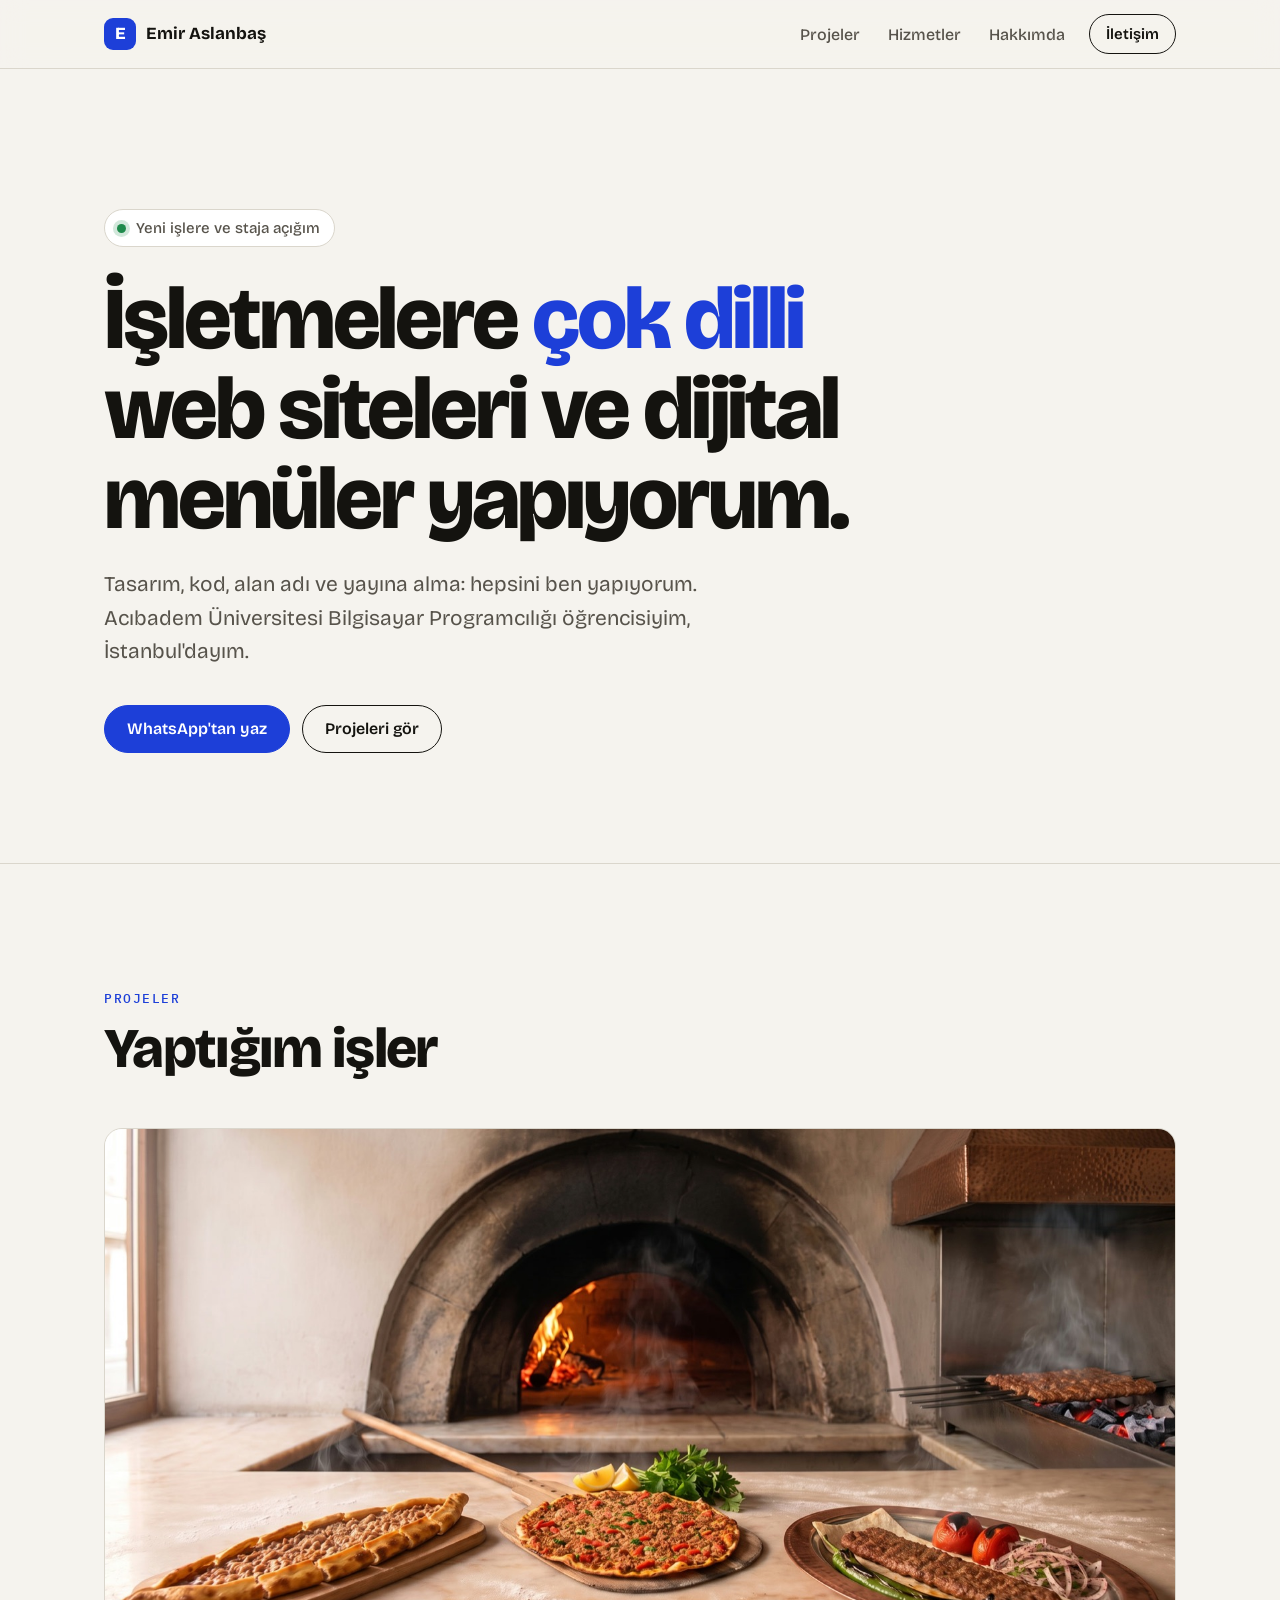
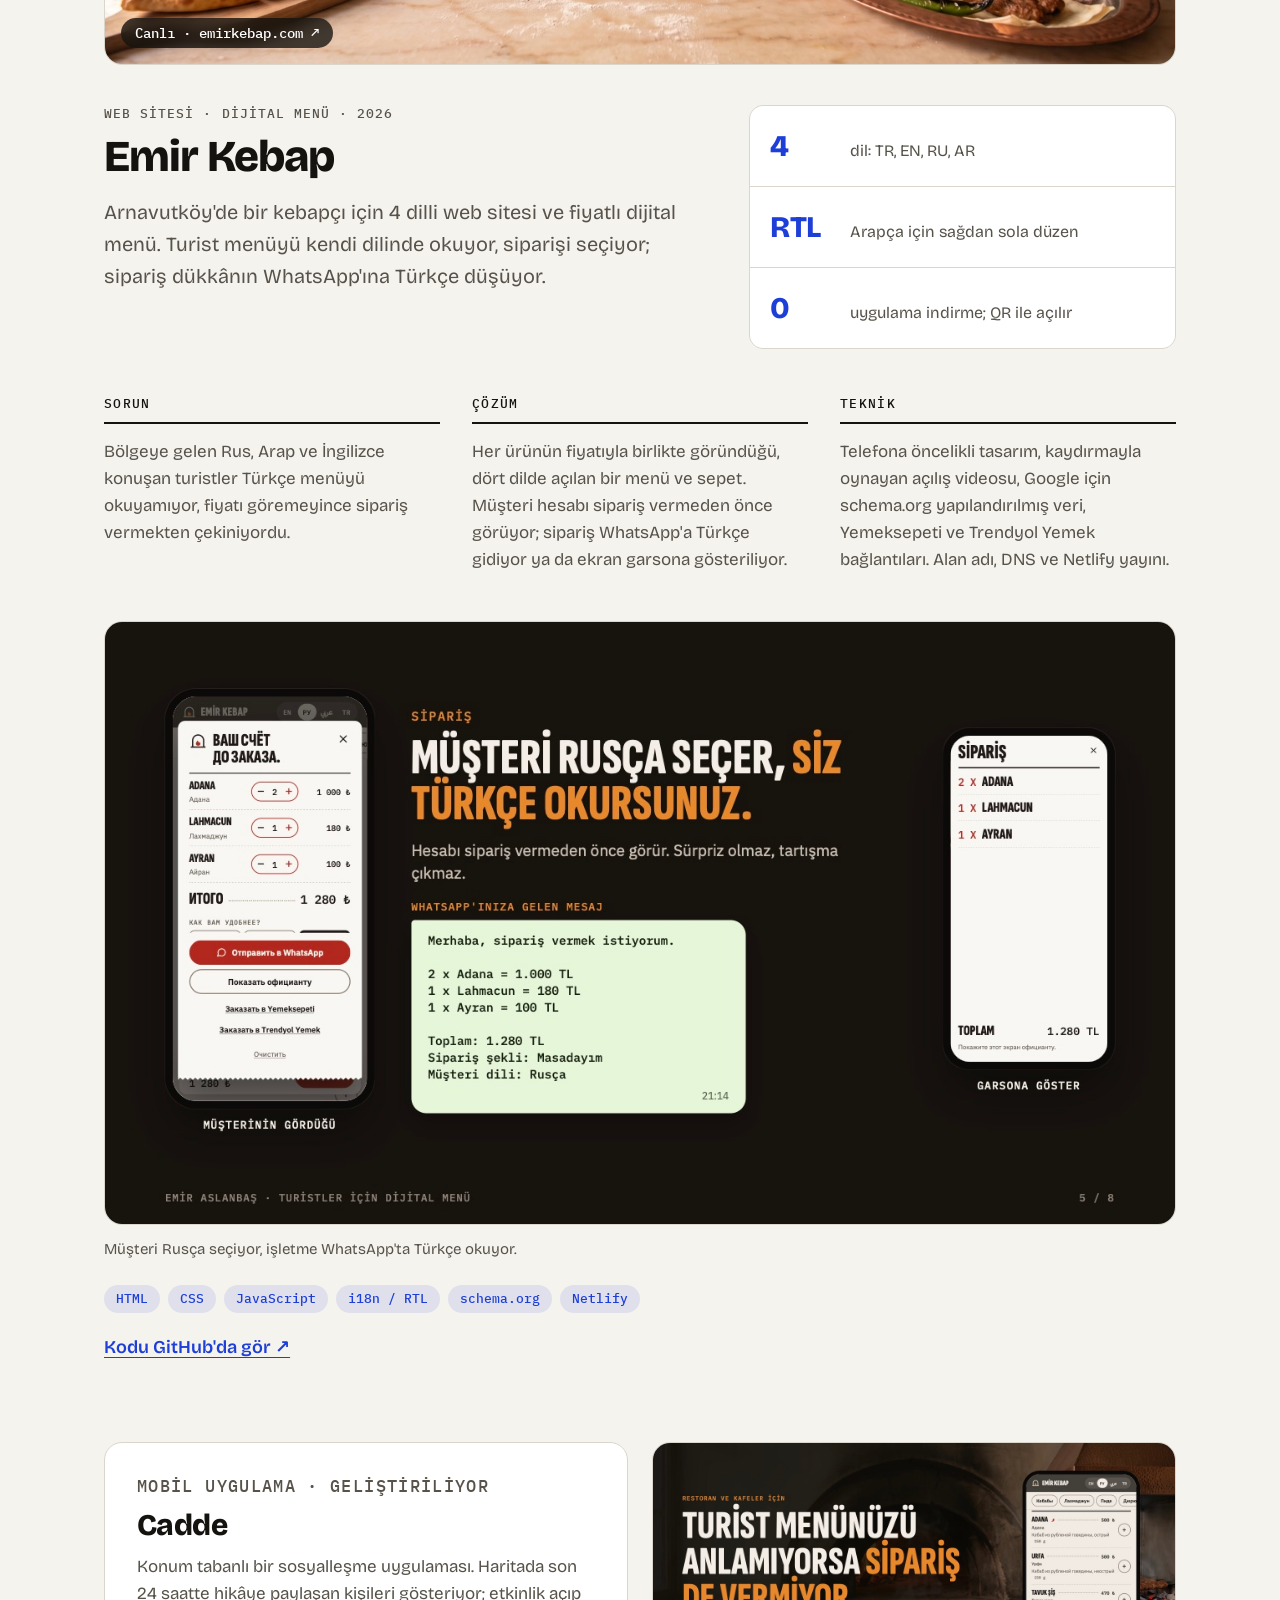
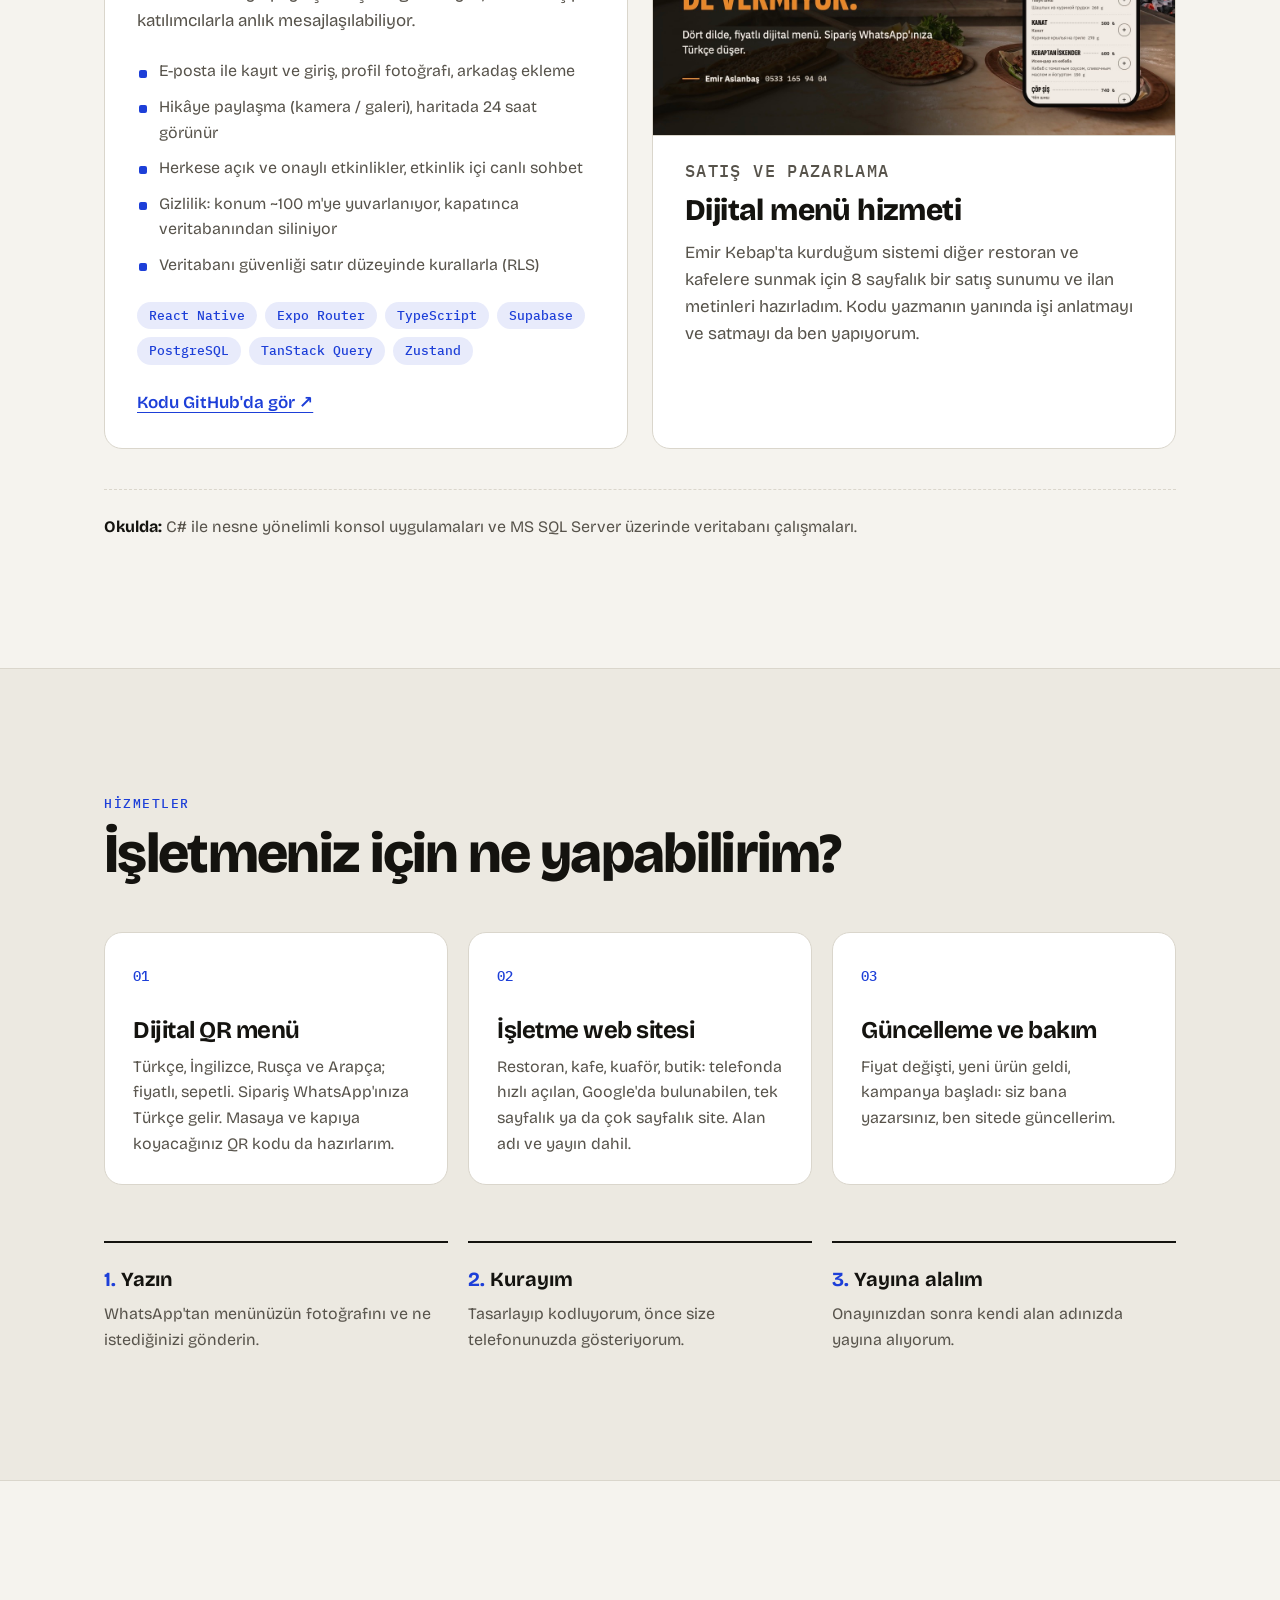
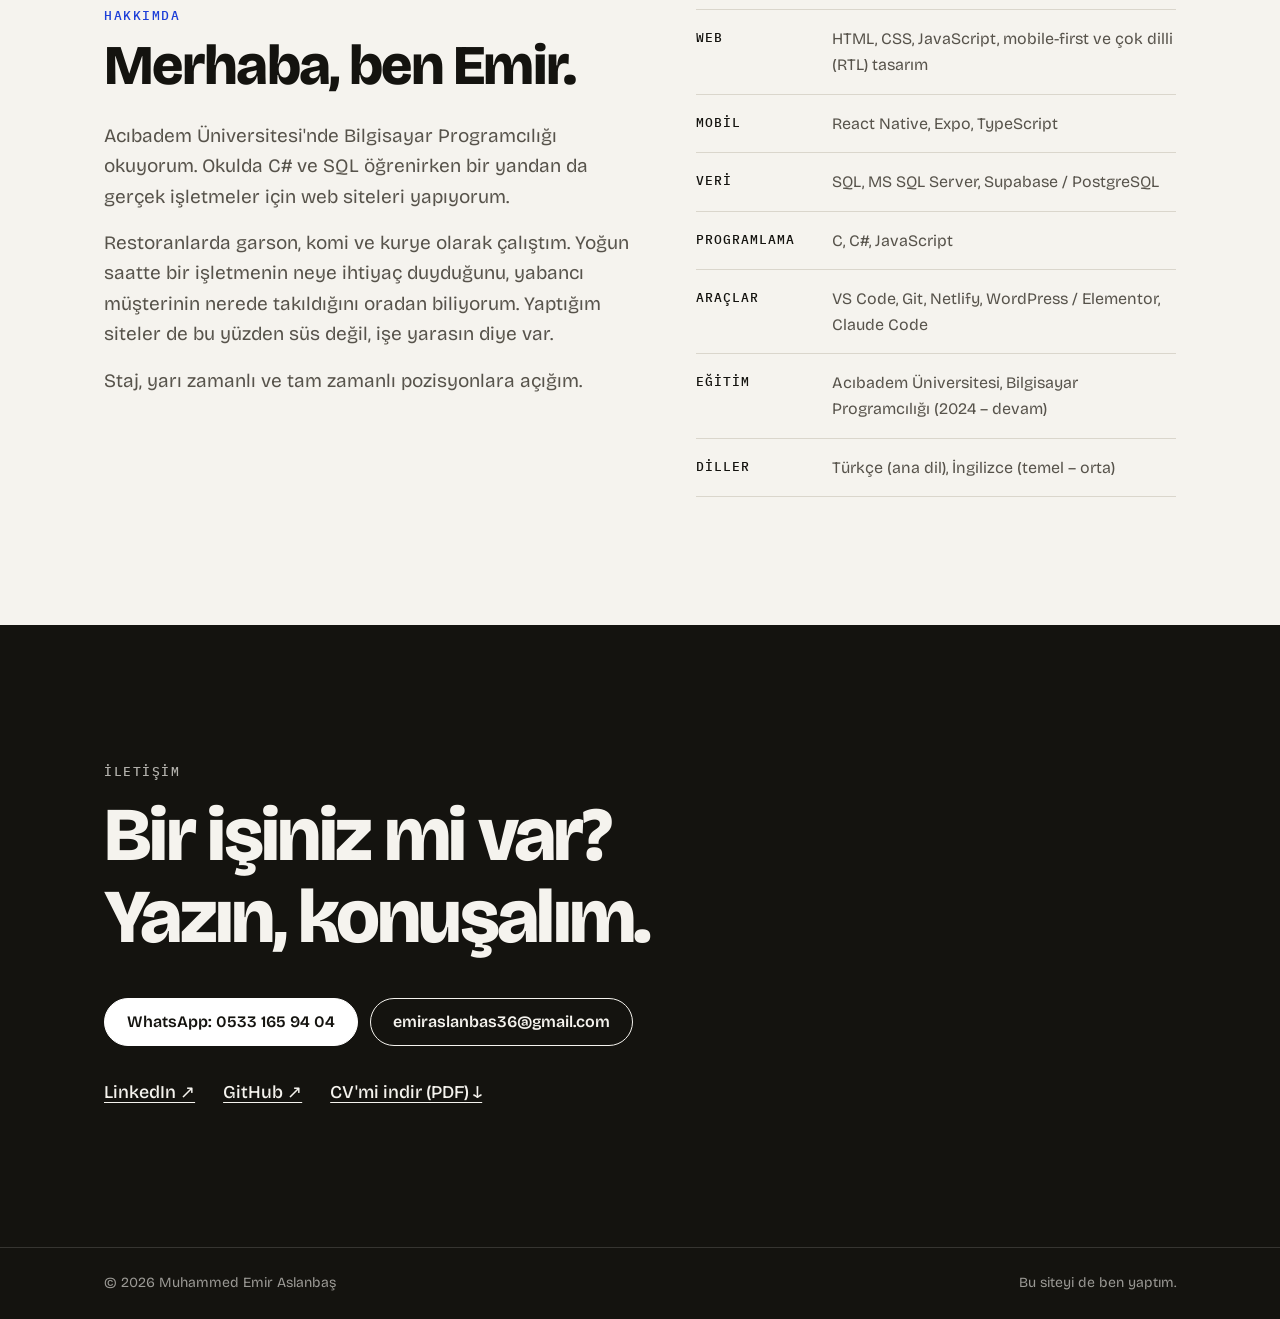
<file: site/index.html>
<!doctype html>
<html lang="tr">
<head>
  <meta charset="utf-8">
  <meta name="viewport" content="width=device-width, initial-scale=1">
  <title>Emir Aslanbaş | Web Geliştirici</title>
  <meta name="description" content="İşletmelere çok dilli web siteleri ve dijital QR menüler yapıyorum. Tasarımdan yayına her şey bende. İstanbul.">
  <meta name="theme-color" content="#F5F3EE">

  <meta property="og:type" content="website">
  <meta property="og:title" content="Emir Aslanbaş | Web Geliştirici">
  <meta property="og:description" content="İşletmelere çok dilli web siteleri ve dijital QR menüler yapıyorum.">
  <meta property="og:image" content="assets/emirkebap-hero.jpg">
  <meta property="og:locale" content="tr_TR">

  <link rel="icon" href="favicon.svg" type="image/svg+xml">
  <link rel="preconnect" href="https://fonts.googleapis.com">
  <link rel="preconnect" href="https://fonts.gstatic.com" crossorigin>
  <link href="https://fonts.googleapis.com/css2?family=Bricolage+Grotesque:opsz,wght@12..96,400;12..96,500;12..96,700;12..96,800&family=IBM+Plex+Mono:wght@500&display=swap" rel="stylesheet">
  <link rel="stylesheet" href="styles.css">

  <script type="application/ld+json">
  {
    "@context": "https://schema.org",
    "@type": "Person",
    "name": "Muhammed Emir Aslanbaş",
    "jobTitle": "Web Geliştirici",
    "email": "mailto:emiraslanbas36@gmail.com",
    "telephone": "+905331659404",
    "address": { "@type": "PostalAddress", "addressLocality": "İstanbul", "addressCountry": "TR" },
    "alumniOf": { "@type": "CollegeOrUniversity", "name": "Acıbadem Üniversitesi" },
    "sameAs": ["https://www.linkedin.com/in/emir-aslanba%C5%9F-9bb73a384/", "https://github.com/emiraslanbas"],
    "knowsAbout": ["HTML", "CSS", "JavaScript", "React Native", "Supabase", "C#", "SQL"]
  }
  </script>
</head>
<body>
  <a class="skip" href="#main">İçeriğe geç</a>

  <header class="nav">
    <div class="wrap nav-in">
      <a class="logo" href="#top" aria-label="Emir Aslanbaş, başa dön">
        <span class="logo-mark" aria-hidden="true">E</span>
        <span>Emir Aslanbaş</span>
      </a>
      <nav aria-label="Ana menü">
        <ul class="nav-links">
          <li><a href="#projeler">Projeler</a></li>
          <li><a href="#hizmetler">Hizmetler</a></li>
          <li><a href="#hakkimda">Hakkımda</a></li>
        </ul>
      </nav>
      <a class="btn btn-sm" href="#iletisim">İletişim</a>
    </div>
  </header>

  <main id="main">
    <!-- GİRİŞ -->
    <section class="hero" id="top">
      <div class="wrap">
        <p class="status"><span class="dot" aria-hidden="true"></span> Yeni işlere ve staja açığım</p>
        <h1 class="hero-title">İşletmelere <em>çok dilli</em> web siteleri ve dijital menüler yapıyorum.</h1>
        <p class="hero-sub">Tasarım, kod, alan adı ve yayına alma: hepsini ben yapıyorum. Acıbadem Üniversitesi Bilgisayar Programcılığı öğrencisiyim, İstanbul'dayım.</p>
        <div class="hero-cta">
          <a class="btn btn-primary" href="https://wa.me/905331659404?text=Merhaba%20Emir%2C%20web%20sitesi%20hakk%C4%B1nda%20yaz%C4%B1yorum." target="_blank" rel="noopener">WhatsApp'tan yaz</a>
          <a class="btn" href="#projeler">Projeleri gör</a>
        </div>
      </div>
    </section>

    <!-- PROJELER -->
    <section class="section" id="projeler" aria-labelledby="projeler-h">
      <div class="wrap">
        <p class="label">Projeler</p>
        <h2 class="section-title" id="projeler-h">Yaptığım işler</h2>

        <!-- Emir Kebap -->
        <article class="case">
          <a class="case-media" href="https://emirkebap.com" target="_blank" rel="noopener">
            <img src="assets/emirkebap-hero.jpg" width="1600" height="893" alt="Emir Kebap sitesinin açılış görseli: taş fırın önünde pide, lahmacun ve Adana kebap">
            <span class="live-pill">Canlı · emirkebap.com ↗</span>
          </a>

          <div class="case-head">
            <div>
              <p class="case-meta">Web sitesi · Dijital menü · 2026</p>
              <h3 class="case-title">Emir Kebap</h3>
              <p class="case-lead">Arnavutköy'de bir kebapçı için 4 dilli web sitesi ve fiyatlı dijital menü. Turist menüyü kendi dilinde okuyor, siparişi seçiyor; sipariş dükkânın WhatsApp'ına Türkçe düşüyor.</p>
            </div>
            <ul class="facts" aria-label="Öne çıkanlar">
              <li><strong>4</strong><span>dil: TR, EN, RU, AR</span></li>
              <li><strong>RTL</strong><span>Arapça için sağdan sola düzen</span></li>
              <li><strong>0</strong><span>uygulama indirme; QR ile açılır</span></li>
            </ul>
          </div>

          <div class="case-grid">
            <div class="case-col">
              <h4>Sorun</h4>
              <p>Bölgeye gelen Rus, Arap ve İngilizce konuşan turistler Türkçe menüyü okuyamıyor, fiyatı göremeyince sipariş vermekten çekiniyordu.</p>
            </div>
            <div class="case-col">
              <h4>Çözüm</h4>
              <p>Her ürünün fiyatıyla birlikte göründüğü, dört dilde açılan bir menü ve sepet. Müşteri hesabı sipariş vermeden önce görüyor; sipariş WhatsApp'a Türkçe gidiyor ya da ekran garsona gösteriliyor.</p>
            </div>
            <div class="case-col">
              <h4>Teknik</h4>
              <p>Telefona öncelikli tasarım, kaydırmayla oynayan açılış videosu, Google için schema.org yapılandırılmış veri, Yemeksepeti ve Trendyol Yemek bağlantıları. Alan adı, DNS ve Netlify yayını.</p>
            </div>
          </div>

          <figure class="case-figure">
            <img src="assets/emirkebap-slide-5.jpg" width="1280" height="720" loading="lazy" alt="Sipariş akışı: müşteri menüyü Rusça görüyor, WhatsApp'a Türkçe sipariş mesajı geliyor, garsona gösterilecek ekran">
            <figcaption>Müşteri Rusça seçiyor, işletme WhatsApp'ta Türkçe okuyor.</figcaption>
          </figure>

          <ul class="tags" aria-label="Kullanılan teknolojiler">
            <li>HTML</li><li>CSS</li><li>JavaScript</li><li>i18n / RTL</li><li>schema.org</li><li>Netlify</li>
          </ul>
          <p class="code-link"><a href="https://github.com/emiraslanbas/emir-kebap-site" target="_blank" rel="noopener">Kodu GitHub'da gör ↗</a></p>
        </article>

        <div class="cards">
          <!-- Cadde -->
          <article class="card">
            <div class="card-top">
              <p class="case-meta">Mobil uygulama · Geliştiriliyor</p>
              <h3 class="card-title">Cadde</h3>
              <p>Konum tabanlı bir sosyalleşme uygulaması. Haritada son 24 saatte hikâye paylaşan kişileri gösteriyor; etkinlik açıp katılımcılarla anlık mesajlaşılabiliyor.</p>
            </div>
            <ul class="bullets">
              <li>E-posta ile kayıt ve giriş, profil fotoğrafı, arkadaş ekleme</li>
              <li>Hikâye paylaşma (kamera / galeri), haritada 24 saat görünür</li>
              <li>Herkese açık ve onaylı etkinlikler, etkinlik içi canlı sohbet</li>
              <li>Gizlilik: konum ~100 m'ye yuvarlanıyor, kapatınca veritabanından siliniyor</li>
              <li>Veritabanı güvenliği satır düzeyinde kurallarla (RLS)</li>
            </ul>
            <ul class="tags" aria-label="Kullanılan teknolojiler">
              <li>React Native</li><li>Expo Router</li><li>TypeScript</li><li>Supabase</li><li>PostgreSQL</li><li>TanStack Query</li><li>Zustand</li>
            </ul>
            <p class="code-link"><a href="https://github.com/emiraslanbas/cadde" target="_blank" rel="noopener">Kodu GitHub'da gör ↗</a></p>
          </article>

          <!-- Satış sunumu -->
          <article class="card card-media">
            <img src="assets/emirkebap-slide-1.jpg" width="1280" height="720" loading="lazy" alt="Dijital menü satış sunumunun kapak sayfası: Turist menünüzü anlamıyorsa sipariş de vermiyor">
            <div class="card-top">
              <p class="case-meta">Satış ve pazarlama</p>
              <h3 class="card-title">Dijital menü hizmeti</h3>
              <p>Emir Kebap'ta kurduğum sistemi diğer restoran ve kafelere sunmak için 8 sayfalık bir satış sunumu ve ilan metinleri hazırladım. Kodu yazmanın yanında işi anlatmayı ve satmayı da ben yapıyorum.</p>
            </div>
          </article>
        </div>

        <p class="small-note"><strong>Okulda:</strong> C# ile nesne yönelimli konsol uygulamaları ve MS SQL Server üzerinde veritabanı çalışmaları.</p>
      </div>
    </section>

    <!-- HİZMETLER -->
    <section class="section section-alt" id="hizmetler" aria-labelledby="hizmetler-h">
      <div class="wrap">
        <p class="label">Hizmetler</p>
        <h2 class="section-title" id="hizmetler-h">İşletmeniz için ne yapabilirim?</h2>

        <div class="services">
          <article class="service">
            <span class="service-no">01</span>
            <h3>Dijital QR menü</h3>
            <p>Türkçe, İngilizce, Rusça ve Arapça; fiyatlı, sepetli. Sipariş WhatsApp'ınıza Türkçe gelir. Masaya ve kapıya koyacağınız QR kodu da hazırlarım.</p>
          </article>
          <article class="service">
            <span class="service-no">02</span>
            <h3>İşletme web sitesi</h3>
            <p>Restoran, kafe, kuaför, butik: telefonda hızlı açılan, Google'da bulunabilen, tek sayfalık ya da çok sayfalık site. Alan adı ve yayın dahil.</p>
          </article>
          <article class="service">
            <span class="service-no">03</span>
            <h3>Güncelleme ve bakım</h3>
            <p>Fiyat değişti, yeni ürün geldi, kampanya başladı: siz bana yazarsınız, ben sitede güncellerim.</p>
          </article>
        </div>

        <ol class="steps" aria-label="Nasıl çalışıyoruz">
          <li><strong>Yazın</strong><span>WhatsApp'tan menünüzün fotoğrafını ve ne istediğinizi gönderin.</span></li>
          <li><strong>Kurayım</strong><span>Tasarlayıp kodluyorum, önce size telefonunuzda gösteriyorum.</span></li>
          <li><strong>Yayına alalım</strong><span>Onayınızdan sonra kendi alan adınızda yayına alıyorum.</span></li>
        </ol>
      </div>
    </section>

    <!-- HAKKIMDA -->
    <section class="section" id="hakkimda" aria-labelledby="hakkimda-h">
      <div class="wrap about">
        <div>
          <p class="label">Hakkımda</p>
          <h2 class="section-title" id="hakkimda-h">Merhaba, ben Emir.</h2>
          <div class="prose">
            <p>Acıbadem Üniversitesi'nde Bilgisayar Programcılığı okuyorum. Okulda C# ve SQL öğrenirken bir yandan da gerçek işletmeler için web siteleri yapıyorum.</p>
            <p>Restoranlarda garson, komi ve kurye olarak çalıştım. Yoğun saatte bir işletmenin neye ihtiyaç duyduğunu, yabancı müşterinin nerede takıldığını oradan biliyorum. Yaptığım siteler de bu yüzden süs değil, işe yarasın diye var.</p>
            <p>Staj, yarı zamanlı ve tam zamanlı pozisyonlara açığım.</p>
          </div>
        </div>

        <dl class="skills">
          <div><dt>Web</dt><dd>HTML, CSS, JavaScript, mobile-first ve çok dilli (RTL) tasarım</dd></div>
          <div><dt>Mobil</dt><dd>React Native, Expo, TypeScript</dd></div>
          <div><dt>Veri</dt><dd>SQL, MS SQL Server, Supabase / PostgreSQL</dd></div>
          <div><dt>Programlama</dt><dd>C, C#, JavaScript</dd></div>
          <div><dt>Araçlar</dt><dd>VS Code, Git, Netlify, WordPress / Elementor, Claude Code</dd></div>
          <div><dt>Eğitim</dt><dd>Acıbadem Üniversitesi, Bilgisayar Programcılığı (2024 – devam)</dd></div>
          <div><dt>Diller</dt><dd>Türkçe (ana dil), İngilizce (temel – orta)</dd></div>
        </dl>
      </div>
    </section>

    <!-- İLETİŞİM -->
    <section class="contact" id="iletisim" aria-labelledby="iletisim-h">
      <div class="wrap">
        <p class="label">İletişim</p>
        <h2 class="contact-title" id="iletisim-h">Bir işiniz mi var? Yazın, konuşalım.</h2>
        <div class="contact-links">
          <a class="btn btn-primary" href="https://wa.me/905331659404?text=Merhaba%20Emir%2C%20web%20sitesi%20hakk%C4%B1nda%20yaz%C4%B1yorum." target="_blank" rel="noopener">WhatsApp: 0533 165 94 04</a>
          <a class="btn btn-light" href="mailto:emiraslanbas36@gmail.com">emiraslanbas36@gmail.com</a>
        </div>
        <ul class="contact-more">
          <li><a href="https://www.linkedin.com/in/emir-aslanba%C5%9F-9bb73a384/" target="_blank" rel="noopener">LinkedIn ↗</a></li>
          <li><a href="https://github.com/emiraslanbas" target="_blank" rel="noopener">GitHub ↗</a></li>
          <li><a href="Muhammed-Emir-Aslanbas-CV.pdf" download>CV'mi indir (PDF) ↓</a></li>
        </ul>
      </div>
    </section>
  </main>

  <footer class="footer">
    <div class="wrap footer-in">
      <span>© <span id="year">2026</span> Muhammed Emir Aslanbaş</span>
      <span>Bu siteyi de ben yaptım.</span>
    </div>
  </footer>

  <script src="script.js" defer></script>
</body>
</html>
</file>
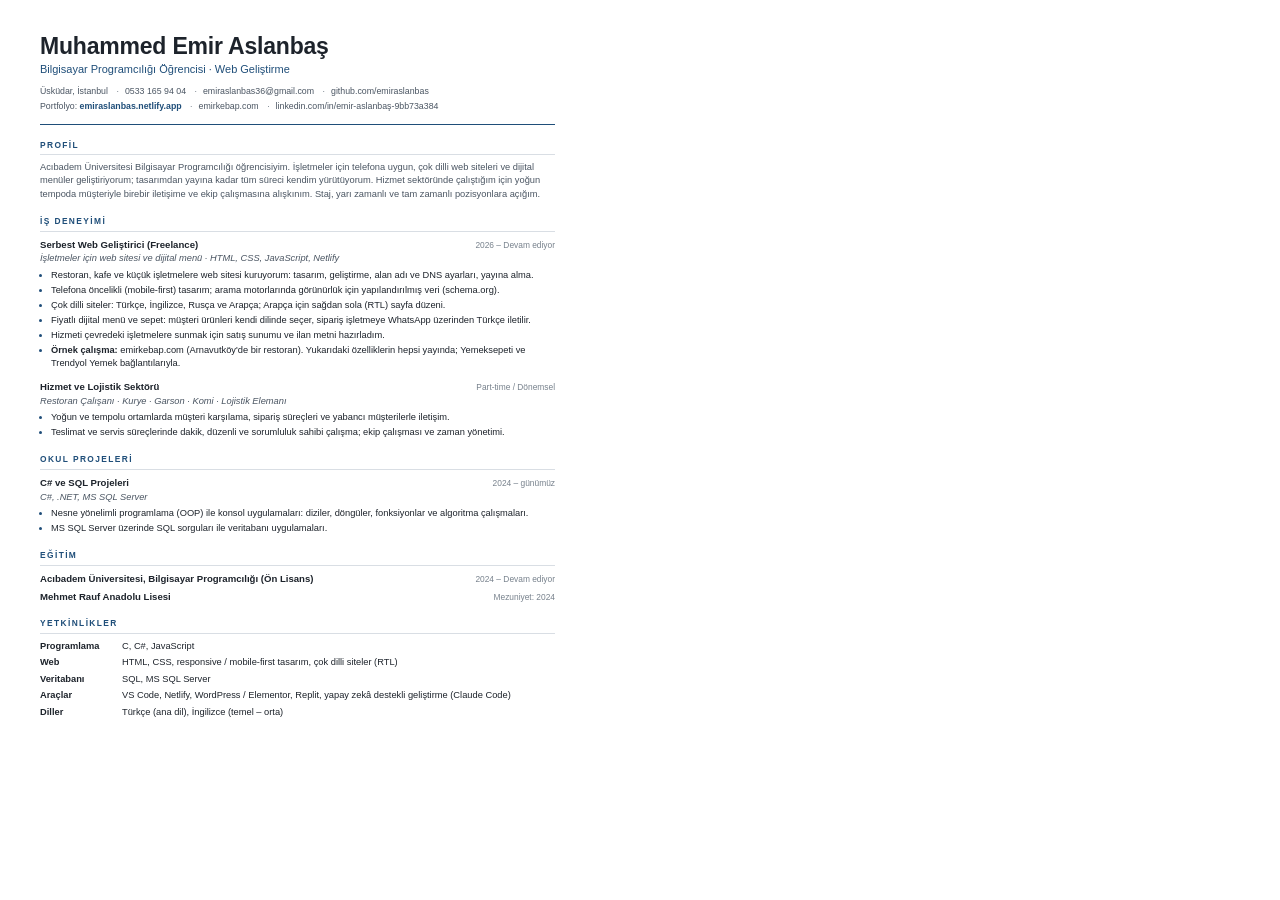
<file: cv/cv.html>
<!doctype html>
<html lang="tr">
<head>
<meta charset="utf-8">
<title>Muhammed Emir Aslanbaş - CV</title>
<style>
  :root { --ink: #1d232b; --soft: #4a5562; --mute: #77818c; --accent: #1f4e79; --rule: #d9dee4; }
  * { box-sizing: border-box; margin: 0; padding: 0; }
  html, body { width: 595px; height: 842px; background: #fff; }
  body {
    font-family: "Helvetica Neue", Helvetica, Arial, sans-serif;
    color: var(--ink); font-size: 9.3px; line-height: 1.45;
    padding: 34px 40px 28px; -webkit-font-smoothing: antialiased;
  }
  a { color: inherit; text-decoration: none; }

  header { padding-bottom: 11px; border-bottom: 1.5px solid var(--accent); }
  h1 { font-size: 23px; font-weight: 700; letter-spacing: -0.2px; line-height: 1.1; }
  .role { margin-top: 3px; font-size: 11px; color: var(--accent); font-weight: 500; }
  .contact { margin-top: 7px; color: var(--soft); font-size: 8.8px; }
  .contact span { white-space: nowrap; }
  .contact span + span::before { content: "·"; margin: 0 6px; color: var(--mute); }

  section { margin-top: 14px; }
  h2 {
    font-size: 8.4px; font-weight: 700; letter-spacing: 1.4px; text-transform: uppercase;
    color: var(--accent); padding-bottom: 3px; border-bottom: 0.75px solid var(--rule); margin-bottom: 6px;
  }
  .summary { color: var(--soft); }

  .item + .item { margin-top: 9px; }
  .row { display: flex; justify-content: space-between; align-items: baseline; gap: 12px; }
  .title { font-weight: 700; font-size: 9.6px; }
  .date { color: var(--mute); font-size: 8.4px; white-space: nowrap; }
  .sub { color: var(--soft); font-style: italic; margin-top: 1px; }
  ul { margin-top: 3px; padding-left: 11px; }
  li { margin-top: 1.5px; color: var(--ink); }
  li::marker { color: var(--accent); }

  .skills { display: grid; grid-template-columns: 74px 1fr; row-gap: 3px; column-gap: 8px; }
  .skills dt { font-weight: 700; }
  .skills dd { color: var(--ink); }
</style>
</head>
<body>

<header>
  <h1>Muhammed Emir Aslanbaş</h1>
  <div class="role">Bilgisayar Programcılığı Öğrencisi · Web Geliştirme</div>
  <div class="contact">
    <span>Üsküdar, İstanbul</span>
    <span><a href="tel:+905331659404">0533 165 94 04</a></span>
    <span><a href="mailto:emiraslanbas36@gmail.com">emiraslanbas36@gmail.com</a></span>
    <span><a href="https://github.com/emiraslanbas">github.com/emiraslanbas</a></span>
  </div>
  <div class="contact" style="margin-top:2px">
    <span>Portfolyo: <a href="https://emiraslanbas.netlify.app" style="color:var(--accent);font-weight:600">emiraslanbas.netlify.app</a></span>
    <span><a href="https://emirkebap.com">emirkebap.com</a></span>
    <span><a href="https://www.linkedin.com/in/emir-aslanba%C5%9F-9bb73a384">linkedin.com/in/emir-aslanbaş-9bb73a384</a></span>
  </div>
</header>

<section>
  <h2>Profil</h2>
  <p class="summary">
    Acıbadem Üniversitesi Bilgisayar Programcılığı öğrencisiyim. İşletmeler için telefona uygun, çok dilli
    web siteleri ve dijital menüler geliştiriyorum; tasarımdan yayına kadar tüm süreci kendim yürütüyorum.
    Hizmet sektöründe çalıştığım için yoğun tempoda müşteriyle birebir iletişime ve ekip çalışmasına alışkınım.
    Staj, yarı zamanlı ve tam zamanlı pozisyonlara açığım.
  </p>
</section>

<section>
  <h2>İş Deneyimi</h2>

  <div class="item">
    <div class="row">
      <div class="title">Serbest Web Geliştirici (Freelance)</div>
      <div class="date">2026 – Devam ediyor</div>
    </div>
    <div class="sub">İşletmeler için web sitesi ve dijital menü · HTML, CSS, JavaScript, Netlify</div>
    <ul>
      <li>Restoran, kafe ve küçük işletmelere web sitesi kuruyorum: tasarım, geliştirme, alan adı ve DNS ayarları, yayına alma.</li>
      <li>Telefona öncelikli (mobile-first) tasarım; arama motorlarında görünürlük için yapılandırılmış veri (schema.org).</li>
      <li>Çok dilli siteler: Türkçe, İngilizce, Rusça ve Arapça; Arapça için sağdan sola (RTL) sayfa düzeni.</li>
      <li>Fiyatlı dijital menü ve sepet: müşteri ürünleri kendi dilinde seçer, sipariş işletmeye WhatsApp üzerinden Türkçe iletilir.</li>
      <li>Hizmeti çevredeki işletmelere sunmak için satış sunumu ve ilan metni hazırladım.</li>
      <li><b>Örnek çalışma:</b> emirkebap.com (Arnavutköy'de bir restoran). Yukarıdaki özelliklerin hepsi yayında; Yemeksepeti ve Trendyol Yemek bağlantılarıyla.</li>
    </ul>
  </div>

  <div class="item">
    <div class="row">
      <div class="title">Hizmet ve Lojistik Sektörü</div>
      <div class="date">Part-time / Dönemsel</div>
    </div>
    <div class="sub">Restoran Çalışanı · Kurye · Garson · Komi · Lojistik Elemanı</div>
    <ul>
      <li>Yoğun ve tempolu ortamlarda müşteri karşılama, sipariş süreçleri ve yabancı müşterilerle iletişim.</li>
      <li>Teslimat ve servis süreçlerinde dakik, düzenli ve sorumluluk sahibi çalışma; ekip çalışması ve zaman yönetimi.</li>
    </ul>
  </div>
</section>

<section>
  <h2>Okul Projeleri</h2>
  <div class="item">
    <div class="row">
      <div class="title">C# ve SQL Projeleri</div>
      <div class="date">2024 – günümüz</div>
    </div>
    <div class="sub">C#, .NET, MS SQL Server</div>
    <ul>
      <li>Nesne yönelimli programlama (OOP) ile konsol uygulamaları: diziler, döngüler, fonksiyonlar ve algoritma çalışmaları.</li>
      <li>MS SQL Server üzerinde SQL sorguları ile veritabanı uygulamaları.</li>
    </ul>
  </div>
</section>

<section>
  <h2>Eğitim</h2>
  <div class="item">
    <div class="row">
      <div class="title">Acıbadem Üniversitesi, Bilgisayar Programcılığı (Ön Lisans)</div>
      <div class="date">2024 – Devam ediyor</div>
    </div>
  </div>
  <div class="item" style="margin-top:4px">
    <div class="row">
      <div class="title">Mehmet Rauf Anadolu Lisesi</div>
      <div class="date">Mezuniyet: 2024</div>
    </div>
  </div>
</section>

<section>
  <h2>Yetkinlikler</h2>
  <dl class="skills">
    <dt>Programlama</dt><dd>C, C#, JavaScript</dd>
    <dt>Web</dt><dd>HTML, CSS, responsive / mobile-first tasarım, çok dilli siteler (RTL)</dd>
    <dt>Veritabanı</dt><dd>SQL, MS SQL Server</dd>
    <dt>Araçlar</dt><dd>VS Code, Netlify, WordPress / Elementor, Replit, yapay zekâ destekli geliştirme (Claude Code)</dd>
    <dt>Diller</dt><dd>Türkçe (ana dil), İngilizce (temel – orta)</dd>
  </dl>
</section>

</body>
</html>
</file>
<file: site/styles.css>
/* ---------- Renkler ve temel ayarlar ---------- */
:root {
  --bg: #F5F3EE;
  --bg-alt: #ECE9E1;
  --surface: #FFFFFF;
  --ink: #14130F;
  --ink-2: #57534B;
  --line: #DAD6CC;
  --accent: #1D3FD8;
  --accent-hover: #142FA8;
  --accent-soft: rgba(29, 63, 216, .1);
  --on-accent: #FFFFFF;
  --ok: #1F8A4C;
  --contact-bg: #14130F;
  --contact-ink: #F5F3EE;

  --font: "Bricolage Grotesque", system-ui, -apple-system, "Segoe UI", sans-serif;
  --mono: "IBM Plex Mono", ui-monospace, Menlo, monospace;
  --radius: 18px;
  --wrap: 1120px;
}

@media (prefers-color-scheme: dark) {
  :root {
    --bg: #12110E;
    --bg-alt: #1A1915;
    --surface: #1F1E1A;
    --ink: #F2EFE8;
    --ink-2: #A9A397;
    --line: #34322C;
    --accent: #7C95FF;
    --accent-hover: #A3B4FF;
    --accent-soft: rgba(124, 149, 255, .14);
    --on-accent: #0B1033;
    --ok: #4CC07D;
    --contact-bg: #1D3FD8;
    --contact-ink: #FFFFFF;
  }
}

*, *::before, *::after { box-sizing: border-box; }
html { scroll-behavior: smooth; -webkit-text-size-adjust: 100%; }
@media (prefers-reduced-motion: reduce) { html { scroll-behavior: auto; } }

body {
  margin: 0;
  background: var(--bg);
  color: var(--ink);
  font-family: var(--font);
  font-size: 18px;
  line-height: 1.6;
  -webkit-font-smoothing: antialiased;
}

img { max-width: 100%; height: auto; display: block; }
a { color: inherit; }
h1, h2, h3, h4 { margin: 0; line-height: 1.08; font-weight: 700; letter-spacing: -0.02em; }
p { margin: 0; }
ul, ol { margin: 0; padding: 0; list-style: none; }

.wrap { width: 100%; max-width: var(--wrap); margin: 0 auto; padding: 0 24px; }
@media (max-width: 600px) { .wrap { padding: 0 16px; } }

.skip {
  position: absolute; left: -999px; top: 8px;
  background: var(--accent); color: #fff; padding: 8px 14px; border-radius: 8px; z-index: 100;
}
.skip:focus { left: 8px; }

:focus-visible { outline: 3px solid var(--accent); outline-offset: 3px; border-radius: 6px; }

/* ---------- Butonlar ---------- */
.btn {
  display: inline-flex; align-items: center; justify-content: center;
  min-height: 48px; padding: 0 22px;
  border: 1.5px solid var(--ink); border-radius: 999px;
  font: 600 16px/1 var(--font); text-decoration: none; color: var(--ink);
  transition: background .2s, color .2s, border-color .2s, transform .2s;
}
.btn:hover { background: var(--ink); color: var(--bg); }
.btn:active { transform: scale(.98); }
.btn-primary { background: var(--accent); border-color: var(--accent); color: var(--on-accent); }
.btn-primary:hover { background: var(--accent-hover); border-color: var(--accent-hover); color: var(--on-accent); }
.btn-sm { min-height: 40px; padding: 0 16px; font-size: 15px; }
.btn-light { border-color: currentColor; color: var(--contact-ink); }
.btn-light:hover { background: var(--contact-ink); color: var(--contact-bg); }

/* ---------- Üst menü ---------- */
.nav {
  position: sticky; top: 0; z-index: 50;
  background: color-mix(in srgb, var(--bg) 85%, transparent);
  backdrop-filter: saturate(1.4) blur(12px);
  -webkit-backdrop-filter: saturate(1.4) blur(12px);
  border-bottom: 1px solid var(--line);
}
.nav-in { display: flex; align-items: center; gap: 24px; height: 68px; }
.logo { display: flex; align-items: center; gap: 10px; font-weight: 700; text-decoration: none; font-size: 17px; }
.logo-mark {
  display: grid; place-items: center; width: 32px; height: 32px; border-radius: 9px;
  background: var(--accent); color: var(--on-accent); font-weight: 800; font-size: 17px;
}
.nav nav { margin-left: auto; }
.nav-links { display: flex; gap: 28px; }
.nav-links a { text-decoration: none; color: var(--ink-2); font-size: 16px; font-weight: 500; }
.nav-links a:hover { color: var(--ink); }
@media (max-width: 720px) {
  .nav-links { display: none; }
  .nav .btn-sm { margin-left: auto; }
}

/* ---------- Giriş ---------- */
.hero { padding: clamp(64px, 12vw, 140px) 0 clamp(56px, 9vw, 110px); }
.status {
  display: inline-flex; align-items: center; gap: 10px;
  padding: 6px 14px 6px 12px; border: 1px solid var(--line); border-radius: 999px;
  background: var(--surface); font-size: 15px; font-weight: 500; color: var(--ink-2);
}
.dot { width: 9px; height: 9px; border-radius: 50%; background: var(--ok); box-shadow: 0 0 0 4px color-mix(in srgb, var(--ok) 20%, transparent); }
.hero-title {
  margin-top: 28px; max-width: 15ch;
  font-size: clamp(40px, 7.4vw, 88px); font-weight: 800; letter-spacing: -0.035em; line-height: 1.02;
  text-wrap: balance;
}
.hero-title em { font-style: normal; color: var(--accent); }
.hero-sub { margin-top: 24px; max-width: 46ch; font-size: clamp(18px, 2vw, 21px); color: var(--ink-2); }
.hero-cta { display: flex; flex-wrap: wrap; gap: 12px; margin-top: 36px; }

/* ---------- Bölüm başlıkları ---------- */
.section { padding: clamp(72px, 10vw, 128px) 0; border-top: 1px solid var(--line); }
.section-alt { background: var(--bg-alt); }
.label {
  font: 500 13px/1 var(--mono); text-transform: uppercase; letter-spacing: .12em; color: var(--accent);
}
.section-title { margin-top: 14px; font-size: clamp(32px, 5vw, 56px); font-weight: 800; letter-spacing: -0.03em; }

/* ---------- Öne çıkan proje ---------- */
.case { margin-top: 48px; }
.case-media {
  position: relative; display: block; overflow: hidden;
  border-radius: var(--radius); border: 1px solid var(--line); background: var(--bg-alt);
}
.case-media img { width: 100%; aspect-ratio: 16 / 8; object-fit: cover; transition: transform .6s cubic-bezier(.2,.7,.2,1); }
.case-media:hover img { transform: scale(1.025); }
.live-pill {
  position: absolute; left: 16px; bottom: 16px;
  padding: 8px 14px; border-radius: 999px;
  background: rgba(20, 19, 15, .78); color: #fff; font: 500 14px/1 var(--mono);
  backdrop-filter: blur(6px); -webkit-backdrop-filter: blur(6px);
}

.case-head { display: grid; grid-template-columns: 1.4fr 1fr; gap: 48px; margin-top: 40px; align-items: start; }
.case-meta { font: 500 13px/1.4 var(--mono); color: var(--ink-2); text-transform: uppercase; letter-spacing: .08em; }
.case-title { margin-top: 10px; font-size: clamp(30px, 4vw, 44px); font-weight: 800; }
.case-lead { margin-top: 16px; font-size: 20px; color: var(--ink-2); max-width: 52ch; }

.facts { display: grid; gap: 1px; background: var(--line); border: 1px solid var(--line); border-radius: 14px; overflow: hidden; }
.facts li { display: flex; align-items: baseline; gap: 16px; padding: 16px 20px; background: var(--surface); }
.facts strong { min-width: 64px; font-size: 30px; font-weight: 800; color: var(--accent); letter-spacing: -0.02em; }
.facts span { font-size: 16px; color: var(--ink-2); }

.case-grid { display: grid; grid-template-columns: repeat(3, 1fr); gap: 32px; margin-top: 48px; }
.case-col h4 { font: 500 13px/1 var(--mono); text-transform: uppercase; letter-spacing: .1em; color: var(--ink); padding-bottom: 12px; border-bottom: 2px solid var(--ink); margin-bottom: 14px; }
.case-col p { font-size: 17px; color: var(--ink-2); }

.case-figure { margin: 48px 0 0; }
.case-figure img { width: 100%; border-radius: var(--radius); border: 1px solid var(--line); }
.case-figure figcaption { margin-top: 12px; font-size: 15px; color: var(--ink-2); }

.tags { display: flex; flex-wrap: wrap; gap: 8px; margin-top: 24px; }
.tags li {
  padding: 6px 12px; border-radius: 999px; background: var(--accent-soft); color: var(--accent);
  font: 500 13px/1.2 var(--mono);
}

@media (max-width: 860px) {
  .case-head { grid-template-columns: 1fr; gap: 28px; }
  .case-grid { grid-template-columns: 1fr; gap: 28px; }
  .case-media img { aspect-ratio: 4 / 3; }
  .case-lead { font-size: 18px; }
}

/* ---------- Diğer projeler ---------- */
.cards { display: grid; grid-template-columns: 1fr 1fr; gap: 24px; margin-top: 80px; }
.card {
  display: flex; flex-direction: column; gap: 24px;
  padding: 32px; border-radius: var(--radius); border: 1px solid var(--line); background: var(--surface);
}
.card-media { padding: 0; overflow: hidden; }
.card-media img { width: 100%; aspect-ratio: 16 / 9; object-fit: cover; border-bottom: 1px solid var(--line); }
.card-media .card-top { padding: 0 32px 32px; }
.card-title { margin: 10px 0 12px; font-size: 30px; font-weight: 800; }
.card p { color: var(--ink-2); font-size: 17px; }
.bullets { display: grid; gap: 10px; }
.bullets li { position: relative; padding-left: 22px; font-size: 16px; color: var(--ink-2); }
.bullets li::before { content: ""; position: absolute; left: 2px; top: .7em; width: 8px; height: 8px; border-radius: 2px; background: var(--accent); }
.card .tags { margin-top: auto; }
.code-link { margin-top: 20px; }
.card .code-link { margin-top: 0; }
.code-link a { font-weight: 600; color: var(--accent); text-underline-offset: 4px; }

.small-note { margin-top: 40px; padding-top: 24px; border-top: 1px dashed var(--line); font-size: 16px; color: var(--ink-2); }
.small-note strong { color: var(--ink); }

@media (max-width: 860px) {
  .cards { grid-template-columns: 1fr; margin-top: 56px; }
  .card { padding: 24px; }
  .card-media { padding: 0; }
  .card-media .card-top { padding: 0 24px 24px; }
}

/* ---------- Hizmetler ---------- */
.services { display: grid; grid-template-columns: repeat(3, 1fr); gap: 20px; margin-top: 48px; }
.service { padding: 28px; border-radius: var(--radius); background: var(--surface); border: 1px solid var(--line); }
.service-no { font: 500 14px/1 var(--mono); color: var(--accent); }
.service h3 { margin: 28px 0 10px; font-size: 24px; }
.service p { font-size: 16px; color: var(--ink-2); }

.steps { display: grid; grid-template-columns: repeat(3, 1fr); gap: 20px; margin-top: 56px; counter-reset: s; }
.steps li { counter-increment: s; display: grid; gap: 6px; padding-top: 20px; border-top: 2px solid var(--ink); }
.steps li strong { font-size: 20px; }
.steps li strong::before { content: counter(s) ". "; color: var(--accent); }
.steps li span { font-size: 16px; color: var(--ink-2); }

@media (max-width: 860px) {
  .services, .steps { grid-template-columns: 1fr; }
}

/* ---------- Hakkımda ---------- */
.about { display: grid; grid-template-columns: 1.1fr 1fr; gap: 64px; align-items: start; }
.prose { display: grid; gap: 16px; margin-top: 24px; font-size: 19px; color: var(--ink-2); max-width: 54ch; }
.skills { margin: 0; display: grid; border-top: 1px solid var(--line); }
.skills div { display: grid; grid-template-columns: 120px 1fr; gap: 16px; padding: 16px 0; border-bottom: 1px solid var(--line); }
.skills dt { font: 500 13px/1.6 var(--mono); text-transform: uppercase; letter-spacing: .08em; color: var(--ink); padding-top: 2px; }
.skills dd { margin: 0; font-size: 16px; color: var(--ink-2); }

@media (max-width: 860px) {
  .about { grid-template-columns: 1fr; gap: 40px; }
  .skills div { grid-template-columns: 1fr; gap: 4px; }
}

/* ---------- İletişim ---------- */
.contact { background: var(--contact-bg); color: var(--contact-ink); padding: clamp(80px, 12vw, 140px) 0; }
.contact .label { color: color-mix(in srgb, var(--contact-ink) 70%, transparent); }
.contact-title { margin-top: 16px; max-width: 16ch; font-size: clamp(36px, 6.4vw, 76px); font-weight: 800; letter-spacing: -0.035em; text-wrap: balance; }
.contact-links { display: flex; flex-wrap: wrap; gap: 12px; margin-top: 40px; }
.contact .btn-primary { background: #fff; border-color: #fff; color: #14130F; }
.contact .btn-primary:hover { background: color-mix(in srgb, #fff 85%, transparent); }
.contact-more { display: flex; flex-wrap: wrap; gap: 28px; margin-top: 32px; }
.contact-more a { color: var(--contact-ink); font-weight: 500; text-underline-offset: 4px; }
@media (max-width: 480px) {
  .contact-links .btn { width: 100%; }
}

/* ---------- Alt bilgi ---------- */
.footer { background: var(--contact-bg); color: color-mix(in srgb, var(--contact-ink) 60%, transparent); border-top: 1px solid color-mix(in srgb, var(--contact-ink) 15%, transparent); }
.footer-in { display: flex; flex-wrap: wrap; justify-content: space-between; gap: 8px; padding-top: 24px; padding-bottom: 24px; font-size: 14px; }

/* ---------- Ekrana girerken belirme ---------- */
.reveal { opacity: 0; transform: translateY(24px); transition: opacity .7s ease, transform .7s cubic-bezier(.2,.7,.2,1); }
.reveal.in { opacity: 1; transform: none; }
</file>
